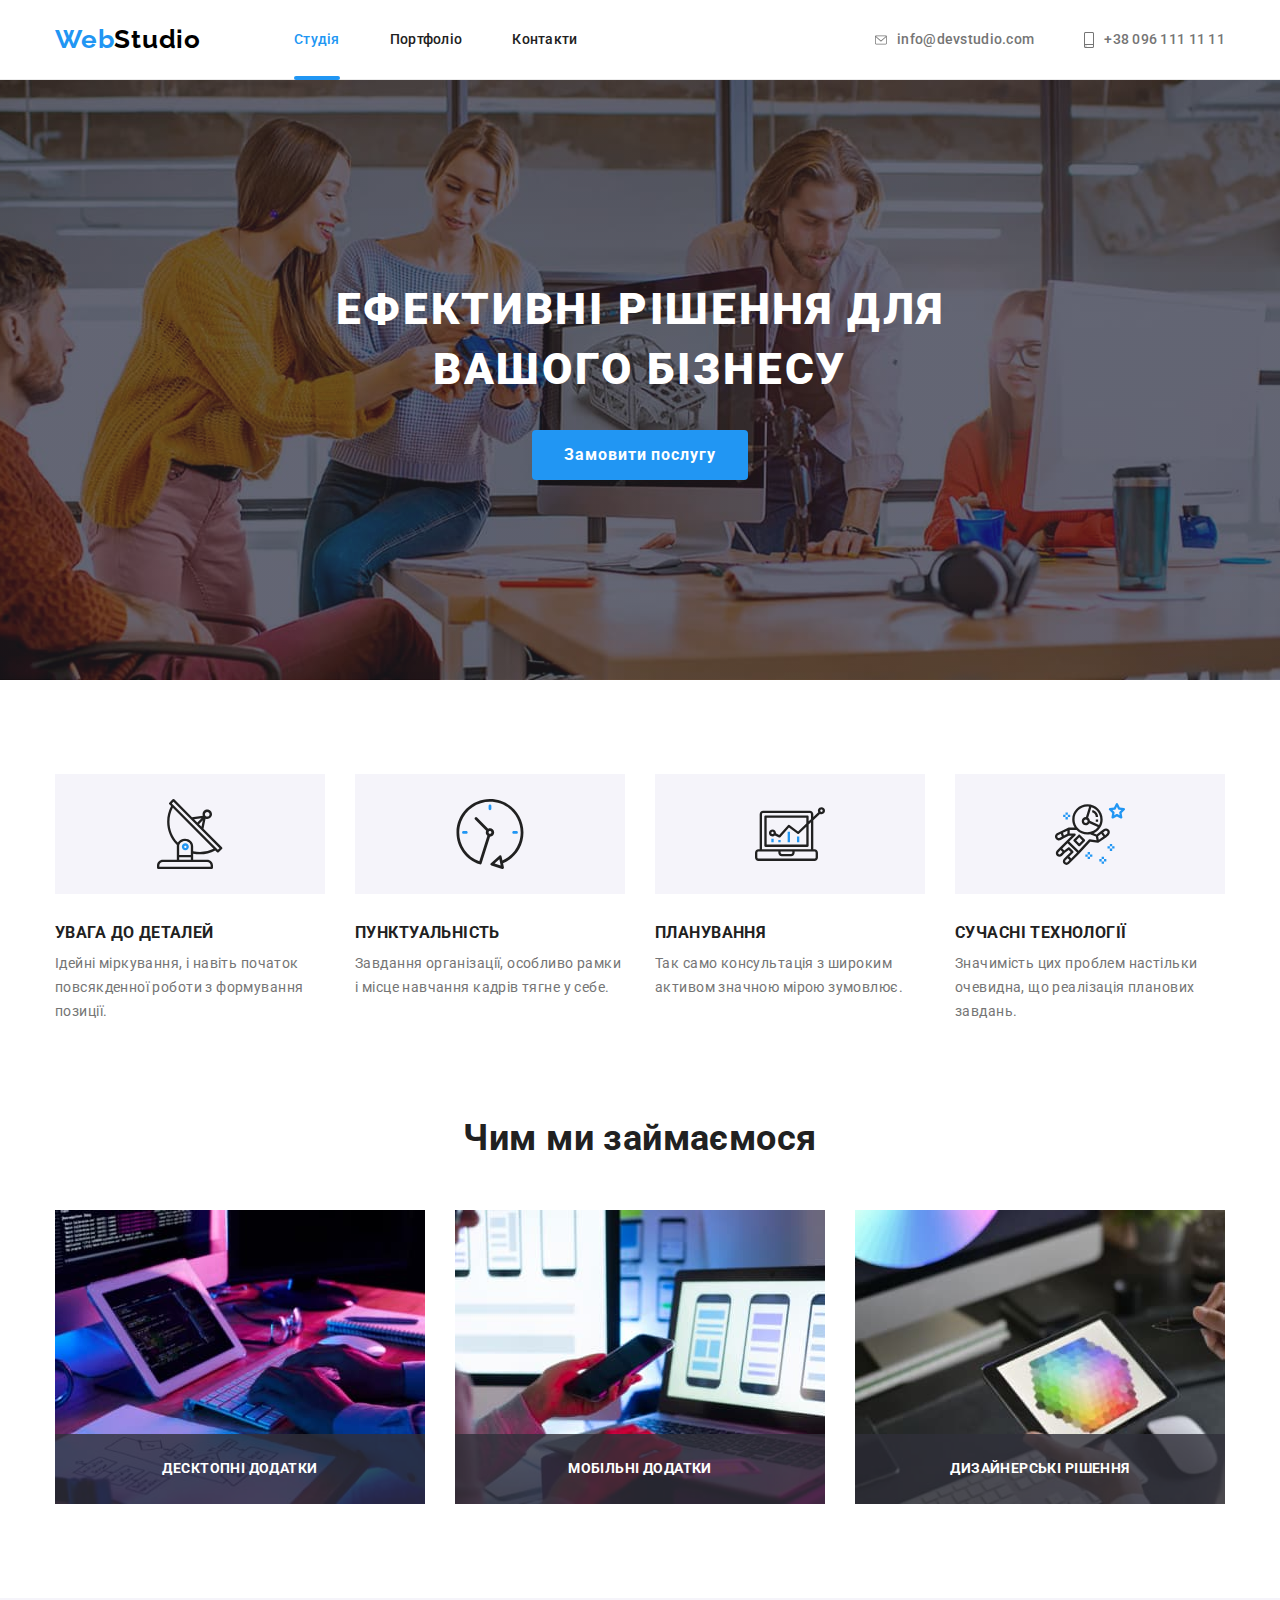
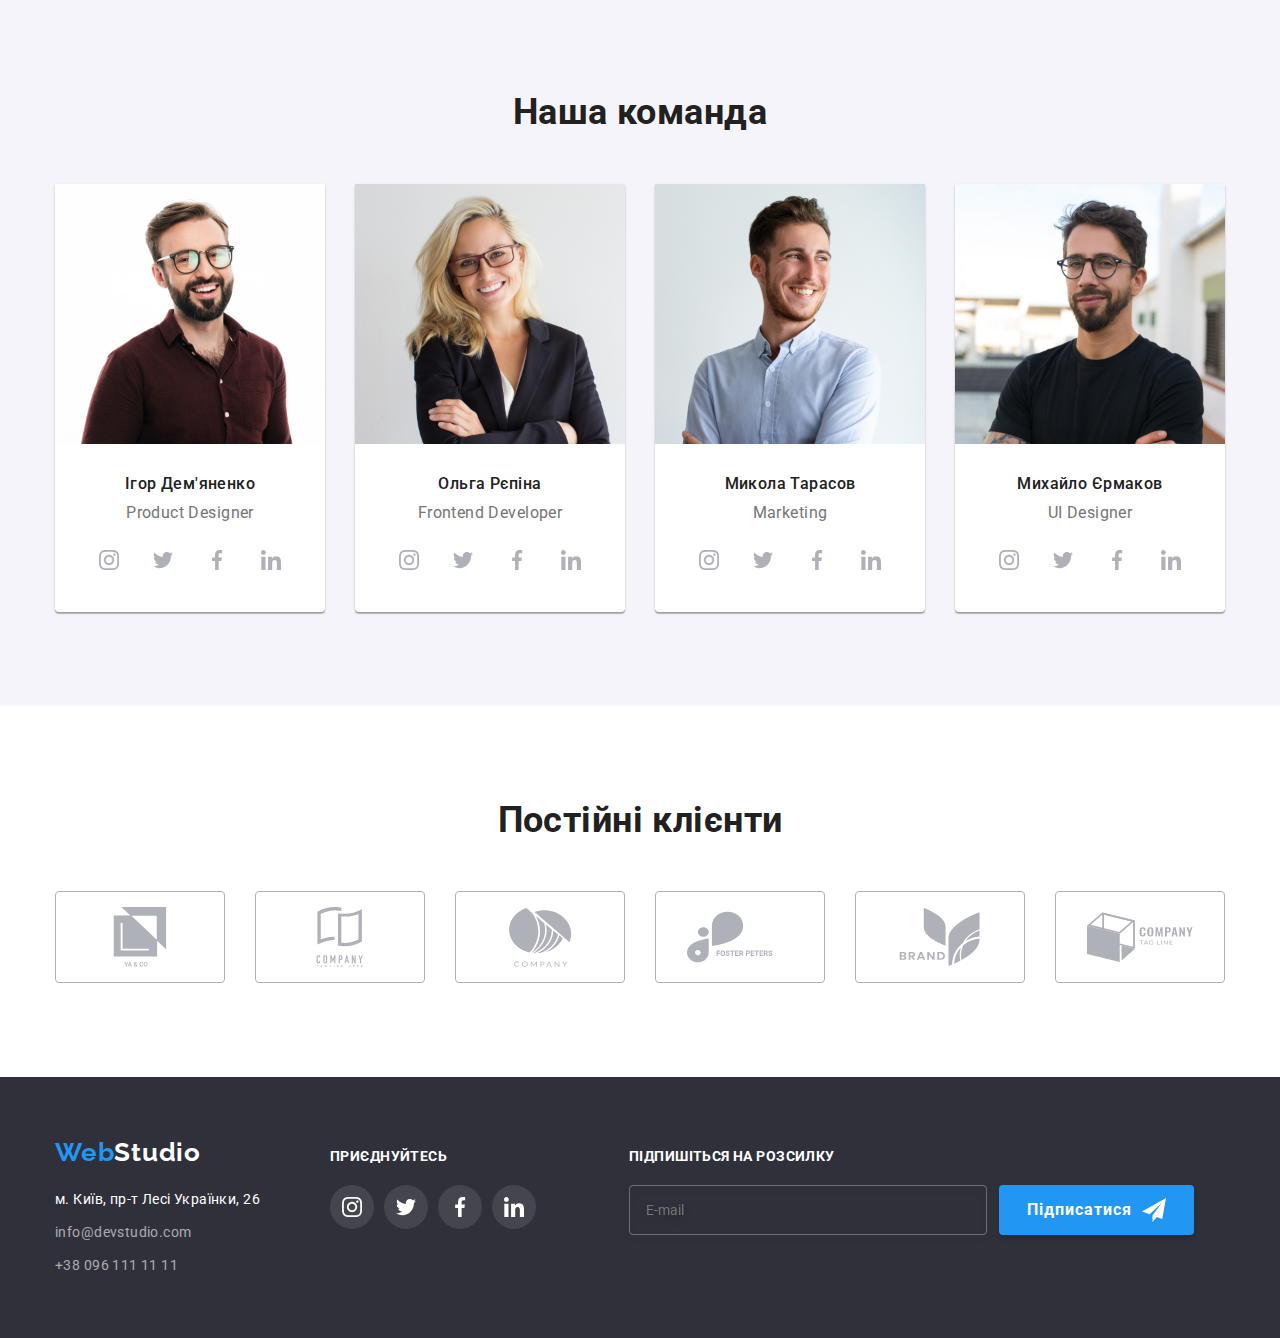
<file: index.html>
<!DOCTYPE html>
<html lang="uk">
  <head>
    <meta charset="UTF-8" />
    <meta http-equiv="X-UA-Compatible" content="IE=edge" />
    <meta name="Homework-2" content="width=device-width, initial-scale=1.0" />
    <link rel="preconnect" href="https://fonts.googleapis.com" />
    <link rel="preconnect" href="https://fonts.gstatic.com" crossorigin />
    <link
      href="https://fonts.googleapis.com/css2?family=Raleway:wght@700&family=Roboto:wght@400;500;700;900&display=swap"
      rel="stylesheet"
    />
    <link
      rel="stylesheet"
      href="https://cdnjs.cloudflare.com/ajax/libs/modern-normalize/1.1.0/modern-normalize.min.css"
    />
    <link rel="stylesheet" href="./css/main.min.css" />
    <title>Студія</title>
  </head>
  <body>
    <!--Шапка сторінки-->
    <header class="header">
      <div class="container header__container">
        <a class="logo" href="./index.html"><span class="logo__part">Web</span>Studio</a>
        <!--Навігаційне меню-->
        <nav class="navigation">
          <ul class="list navigation__list">
            <li class="navigation__item"><a class="navigation__link current" href="./index.html">Студія</a></li>
            <li class="navigation__item"><a class="navigation__link" href="./portfolio.html">Портфоліо</a></li>
            <li class="navigation__item"><a class="navigation__link" href="">Контакти</a></li>
          </ul>
        </nav>
        <!--Контакти-->
        <ul class="list contacts">
          <li class="contacts__item">
            <a class="contacts__link" href="mailto:info@devstudio.com">
              <svg class="icon contacts__icon" width="12" height="16">
                <use href="./img/icons.svg#icon-envelope"></use>
              </svg>
              info@devstudio.com</a
            >
          </li>
          <li class="contacts__item">
            <a class="contacts__link" href="tel:+380961111111">
              <svg class="icon contacts__icon" width="10" height="16">
                <use href="./img/icons.svg#icon-smartphone"></use>
              </svg>
              +38 096 111 11 11</a
            >
          </li>
        </ul>
      </div>
    </header>
    <!--Унікальний контент сторінки-->
    <main class="main">
      <!--Реклама-->
      <section class="hero section">
        <div class="container">
          <h1 class="hero__title">Ефективні рішення для вашого бізнесу</h1>
          <button class="button button--hero" type="button" data-modal-open>Замовити послугу</button>
        </div>
      </section>
      <!--Особливості-->
      <section class="skills section">
        <div class="container">
          <h2 class="visually-hidden">Особливості</h2>
          <ul class="list skills__list">
            <li class="skills__item">
              <div class="skills__wrap">
                <svg class="icon skills__icon" width="70" height="70">
                  <use href="./img/icons.svg#icon-antenna"></use>
                </svg>
              </div>
              <h3 class="skills__title">УВАГА ДО ДЕТАЛЕЙ</h3>
              <p class="skills__text">
                Ідейні міркування, і навіть початок повсякденної роботи з формування позиції.
              </p>
            </li>
            <li class="skills__item">
              <div class="skills__wrap">
                <svg class="icon skills__icon" width="70" height="70">
                  <use href="./img/icons.svg#icon-clock"></use>
                </svg>
              </div>
              <h3 class="skills__title">ПУНКТУАЛЬНІСТЬ</h3>
              <p class="skills__text">
                Завдання організації, особливо рамки і місце навчання кадрів тягне у себе.
              </p>
            </li>
            <li class="skills__item">
              <div class="skills__wrap">
                <svg class="icon skills__icon" width="70" height="70">
                  <use href="./img/icons.svg#icon-diagram"></use>
                </svg>
              </div>
              <h3 class="skills__title">ПЛАНУВАННЯ</h3>
              <p class="skills__text">
                Так само консультація з широким активом значною мірою зумовлює.
              </p>
            </li>
            <li class="skills__item">
              <div class="skills__wrap">
                <svg class="icon skills__icon" width="70" height="70">
                  <use href="./img/icons.svg#icon-astronaut"></use>
                </svg>
              </div>
              <h3 class="skills__title">СУЧАСНІ ТЕХНОЛОГІЇ</h3>
              <p class="skills__text">
                Значимість цих проблем настільки очевидна, що реалізація планових завдань.
              </p>
            </li>
          </ul>
        </div>
      </section>
      <!--Чим ми займаємося-->
      <section class="about section">
        <div class="container">
          <h2 class="title title--about">Чим ми займаємося</h2>
          <ul class="list about__list">
            <li class="about__item">
              <img src="./img/box1.jpg" alt="Тицяємо по клавітурі" width="370" height="294" />
              <p class="about__text">десктопні додатки</p>
            </li>

            <li class="about__item">
              <img src="./img/box2.jpg" alt="Робимо дизайн Iphone 14" width="370" height="294" />
              <p class="about__text">мобільні додатки</p>
            </li>

            <li class="about__item">
              <img src="./img/box3.jpg" alt="Кольорова палітра" width="370" height="294" />
              <p class="about__text">дизайнерські рішення</p>
            </li>
          </ul>
        </div>
      </section>
      <!--Наша команда-->
      <section class="team section">
        <div class="container">
          <h2 class="title title--team">Наша команда</h2>
          <ul class="list team__list">
            <li class="team__item">
              <img src="./img/tc1.jpg" alt="Ігор Дем'яненко" width="270" height="260" />
              <div class="team__wrap">
                <h3 class="team__name">Ігор Дем'яненко</h3>
                <p class="team__rank">Product Designer</p>
                <div class="social-wrap">
                  <ul class="social">
                    <li class="social__item">
                      <a href="" class="social__link">
                        <svg class="icon social__icon" width="20" height="20">
                          <use href="./img/icons.svg#icon-instagram"></use>
                        </svg>
                      </a>
                    </li>
                    <li class="social__item">
                      <a href="" class="social__link">
                        <svg class="icon social__icon" width="20" height="20">
                          <use href="./img/icons.svg#icon-twitter"></use>
                        </svg>
                      </a>
                    </li>
                    <li class="social__item">
                      <a href="" class="social__link">
                        <svg class="icon social__icon" width="20" height="20">
                          <use href="./img/icons.svg#icon-facebook"></use>
                        </svg>
                      </a>
                    </li>
                    <li class="social__item">
                      <a href="" class="social__link">
                        <svg class="icon social__icon" width="20" height="20">
                          <use href="./img/icons.svg#icon-linkedin"></use>
                        </svg>
                      </a>
                    </li>
                  </ul>
                </div>
              </div>
            </li>
            <li class="team__item">
              <img src="./img/tc2.jpg" alt="Ольга Рєпіна" width="270" height="260" />
              <div class="team__wrap">
                <h3 class="team__name">Ольга Рєпіна</h3>
                <p class="team__rank">Frontend Developer</p>
                <div class="social-wrap">
                  <ul class="social">
                    <li class="social__item">
                      <a href="" class="social__link">
                        <svg class="icon social__icon" width="20" height="20">
                          <use href="./img/icons.svg#icon-instagram"></use>
                        </svg>
                      </a>
                    </li>
                    <li class="social__item">
                      <a href="" class="social__link">
                        <svg class="icon social__icon" width="20" height="20">
                          <use href="./img/icons.svg#icon-twitter"></use>
                        </svg>
                      </a>
                    </li>
                    <li class="social__item">
                      <a href="" class="social__link">
                        <svg class="icon social__icon" width="20" height="20">
                          <use href="./img/icons.svg#icon-facebook"></use>
                        </svg>
                      </a>
                    </li>
                    <li class="social__item">
                      <a href="" class="social__link">
                        <svg class="icon social__icon" width="20" height="20">
                          <use href="./img/icons.svg#icon-linkedin"></use>
                        </svg>
                      </a>
                    </li>
                  </ul>
                </div>
              </div>
            </li>
            <li class="team__item">
              <img src="./img/tc3.jpg" alt="Микола Тарасов" width="270" height="260" />
              <div class="team__wrap">
                <h3 class="team__name">Микола Тарасов</h3>
                <p class="team__rank">Marketing</p>
                <div class="social-wrap">
                  <ul class="social">
                    <li class="social__item">
                      <a href="" class="social__link">
                        <svg class="icon social__icon" width="20" height="20">
                          <use href="./img/icons.svg#icon-instagram"></use>
                        </svg>
                      </a>
                    </li>
                    <li class="social__item">
                      <a href="" class="social__link">
                        <svg class="icon social__icon" width="20" height="20">
                          <use href="./img/icons.svg#icon-twitter"></use>
                        </svg>
                      </a>
                    </li>
                    <li class="social__item">
                      <a href="" class="social__link">
                        <svg class="icon social__icon" width="20" height="20">
                          <use href="./img/icons.svg#icon-facebook"></use>
                        </svg>
                      </a>
                    </li>
                    <li class="social__item">
                      <a href="" class="social__link">
                        <svg class="icon social__icon" width="20" height="20">
                          <use href="./img/icons.svg#icon-linkedin"></use>
                        </svg>
                      </a>
                    </li>
                  </ul>
                </div>
              </div>
            </li>
            <li class="team__item">
              <img src="./img/tc4.jpg" alt="Михайло Єрмаков" width="270" height="260" />
              <div class="team__wrap">
                <h3 class="team__name">Михайло Єрмаков</h3>
                <p class="team__rank">UI Designer</p>
                <div class="social-wrap">
                  <ul class="social">
                    <li class="social__item">
                      <a href="" class="social__link">
                        <svg class="icon social__icon" width="20" height="20">
                          <use href="./img/icons.svg#icon-instagram"></use>
                        </svg>
                      </a>
                    </li>
                    <li class="social__item">
                      <a href="" class="social__link">
                        <svg class="icon social__icon" width="20" height="20">
                          <use href="./img/icons.svg#icon-twitter"></use>
                        </svg>
                      </a>
                    </li>
                    <li class="social__item">
                      <a href="" class="social__link">
                        <svg class="icon social__icon" width="20" height="20">
                          <use href="./img/icons.svg#icon-facebook"></use>
                        </svg>
                      </a>
                    </li>
                    <li class="social__item">
                      <a href="" class="social__link">
                        <svg class="icon social__icon" width="20" height="20">
                          <use href="./img/icons.svg#icon-linkedin"></use>
                        </svg>
                      </a>
                    </li>
                  </ul>
                </div>
              </div>
            </li>
          </ul>
        </div>
      </section>
      <!-- Постійні клієнти -->
      <section class="clients section">
        <div class="container">
          <h2 class="title title--clients">Постійні клієнти</h2>
          <ul class="clients__list list">
            <li class="clients__item">
              <a href="" class="clients__link">
                <svg class="clients__icon" width="106" height="60">
                  <use href="./img/icons.svg#icon-group1"></use>
                </svg>
              </a>
            </li>
            <li class="clients__item">
              <a href="" class="clients__link">
                <svg class="clients__icon" width="106" height="60">
                  <use href="./img/icons.svg#icon-group2"></use>
                </svg>
              </a>
            </li>
            <li class="clients__item">
              <a href="" class="clients__link">
                <svg class="clients__icon" width="106" height="60">
                  <use href="./img/icons.svg#icon-group3"></use>
                </svg>
              </a>
            </li>
            <li class="clients__item">
              <a href="" class="clients__link">
                <svg class="clients__icon" width="106" height="60">
                  <use href="./img/icons.svg#icon-group4"></use>
                </svg>
              </a>
            </li>
            <li class="clients__item">
              <a href="" class="clients__link">
                <svg class="clients__icon" width="106" height="60">
                  <use href="./img/icons.svg#icon-group5"></use>
                </svg>
              </a>
            </li>
            <li class="clients__item">
              <a href="" class="clients__link">
                <svg class="clients__icon" width="106" height="60">
                  <use href="./img/icons.svg#icon-group6"></use>
                </svg>
              </a>
            </li>
          </ul>
        </div>
      </section>
    </main>
    <!--Підвал сторінки-->
    <footer class="footer">
      <div class="container footer__container">
        <div>
          <a class="logo logo--white" href="./index.html"><span class="logo__part">Web</span>Studio</a>
          <address class="address">
            <ul class="list address__list">
              <li class="address__item">
                <a
                  class="address__map"
                  href="https://goo.gl/maps/uBSmtqLPdZ89o5kn9"
                  target="_blank"
                  rel="noopener noreferrer"
                  >м. Київ, пр-т Лесі Українки, 26</a
                >
              </li>
              <li class="address__item">
                <a class="address__link" href="mailto:info@devstudio.com">info@devstudio.com</a>
              </li>
              <li class="address__item">
                <a class="address__link" href="tel:+380961111111">+38 096 111 11 11</a>
              </li>
            </ul>
          </address>
        </div>
        <div class="social-box">
          <p class="join__text">приєднуйтесь</p>
          <ul class="social">
            <li class="social__item">
              <a href="" class="social__link social__link--translucent">
                <svg class="icon social__icon social__icon--white" width="20" height="20">
                  <use href="./img/icons.svg#icon-instagram"></use>
                </svg>
              </a>
            </li>
            <li class="social__item">
              <a href="" class="social__link social__link--translucent">
                <svg class="icon social__icon social__icon--white" width="20" height="20">
                  <use href="./img/icons.svg#icon-twitter"></use>
                </svg>
              </a>
            </li>
            <li class="social__item">
              <a href="" class="social__link social__link--translucent">
                <svg class="icon social__icon social__icon--white" width="20" height="20">
                  <use href="./img/icons.svg#icon-facebook"></use>
                </svg>
              </a>
            </li>
            <li class="social__item">
              <a href="" class="social__link social__link--translucent">
                <svg class="icon social__icon social__icon--white" width="20" height="20">
                  <use href="./img/icons.svg#icon-linkedin"></use>
                </svg>
              </a>
            </li>
          </ul>
        </div>
        <div class="callback">
          <p class="callback__title">Підпишіться на розсилку</p>
          <div class="callback__wrap">
            <input
              type="email"
              class="callback__input"
              name="footer-callback-email"
              placeholder="E-mail"
            />
            <button type="submit" class="button button--footer">
              Підписатися
              <svg class="callback__icon">
                <use
                  class="footer-callback-send"
                  href="./img/icons.svg#icon-send"
                  width="24"
                  height="24"
                ></use>
              </svg>
            </button>
          </div>
        </div>
      </div>
    </footer>
    <!-- Модальне вікно -->
    <div class="backdrop is-hidden" data-modal>
      <div class="modal">
        <form name="feedback-form" class="feedback">
          <p class="feedback__title">Залиште свої дані, ми вам передзвонимо</p>
          <label class="feedback__item">
            <span class="feedback__name">Ім'я</span>
            <input 
              type="text" 
              name="feedback-user-name" 
              class="feedback__input" 
              autofocus />
            <svg class="icon feedback__icon" width="18" height="18">
              <use href="./img/icons.svg#icon-person"></use>
            </svg>
          </label>
          <label class="feedback__item">
            <span class="feedback__name">Телефон</span>
            <input 
              type="tel" 
              name="feedback-user-tel" 
              class="feedback__input" 
              required />
            <svg class="icon feedback__icon" width="18" height="18">
              <use href="./img/icons.svg#icon-phone"></use>
            </svg>
          </label>
          <label class="feedback__item">
            <span class="feedback__name">Пошта</span>
            <input 
              type="email" 
              name="feedback-user-email" 
              class="feedback__input" />
            <svg class="icon feedback__icon" width="18" height="18">
              <use href="./img/icons.svg#icon-email"></use>
            </svg>
          </label>
          <label class="feedback__item">
            <span class="feedback__name">Коментар</span>
            <textarea
              class="feedback__textarea"
              name="user-feedback"
              placeholder="Введіть текст"
            ></textarea>
          </label>
          <label class="feedback__accept-policy">
            <input
              type="checkbox"
              name="user-accept-policy"
              class="feedback__checkbox visually-hidden"
              value="accept-policy"
            />
            <span class="feedback__checkbox-wrap">
              <svg class="feedback__checkbox-icon" width="11" height="8">
                <use href="./img/icons.svg#icon-checkbox-accept"></use>
              </svg>
            </span>
            <span class="feedback__terms"
              >Погоджуюся з розсилкою та приймаю <a class="feedback__link" href="">Умови договору</a></span
            >
          </label>
          <button type="submit" class="button button--modal">Відправити</button>
        </form>
        <button class="modal__button" type="button" data-modal-close>
          <svg class="icon" width="18" height="18">
            <use href="./img/icons.svg#icon-close"></use>
          </svg>
        </button>
      </div>
    </div>
    <script src="./modal.js"></script>
  </body>
</html>
</file>
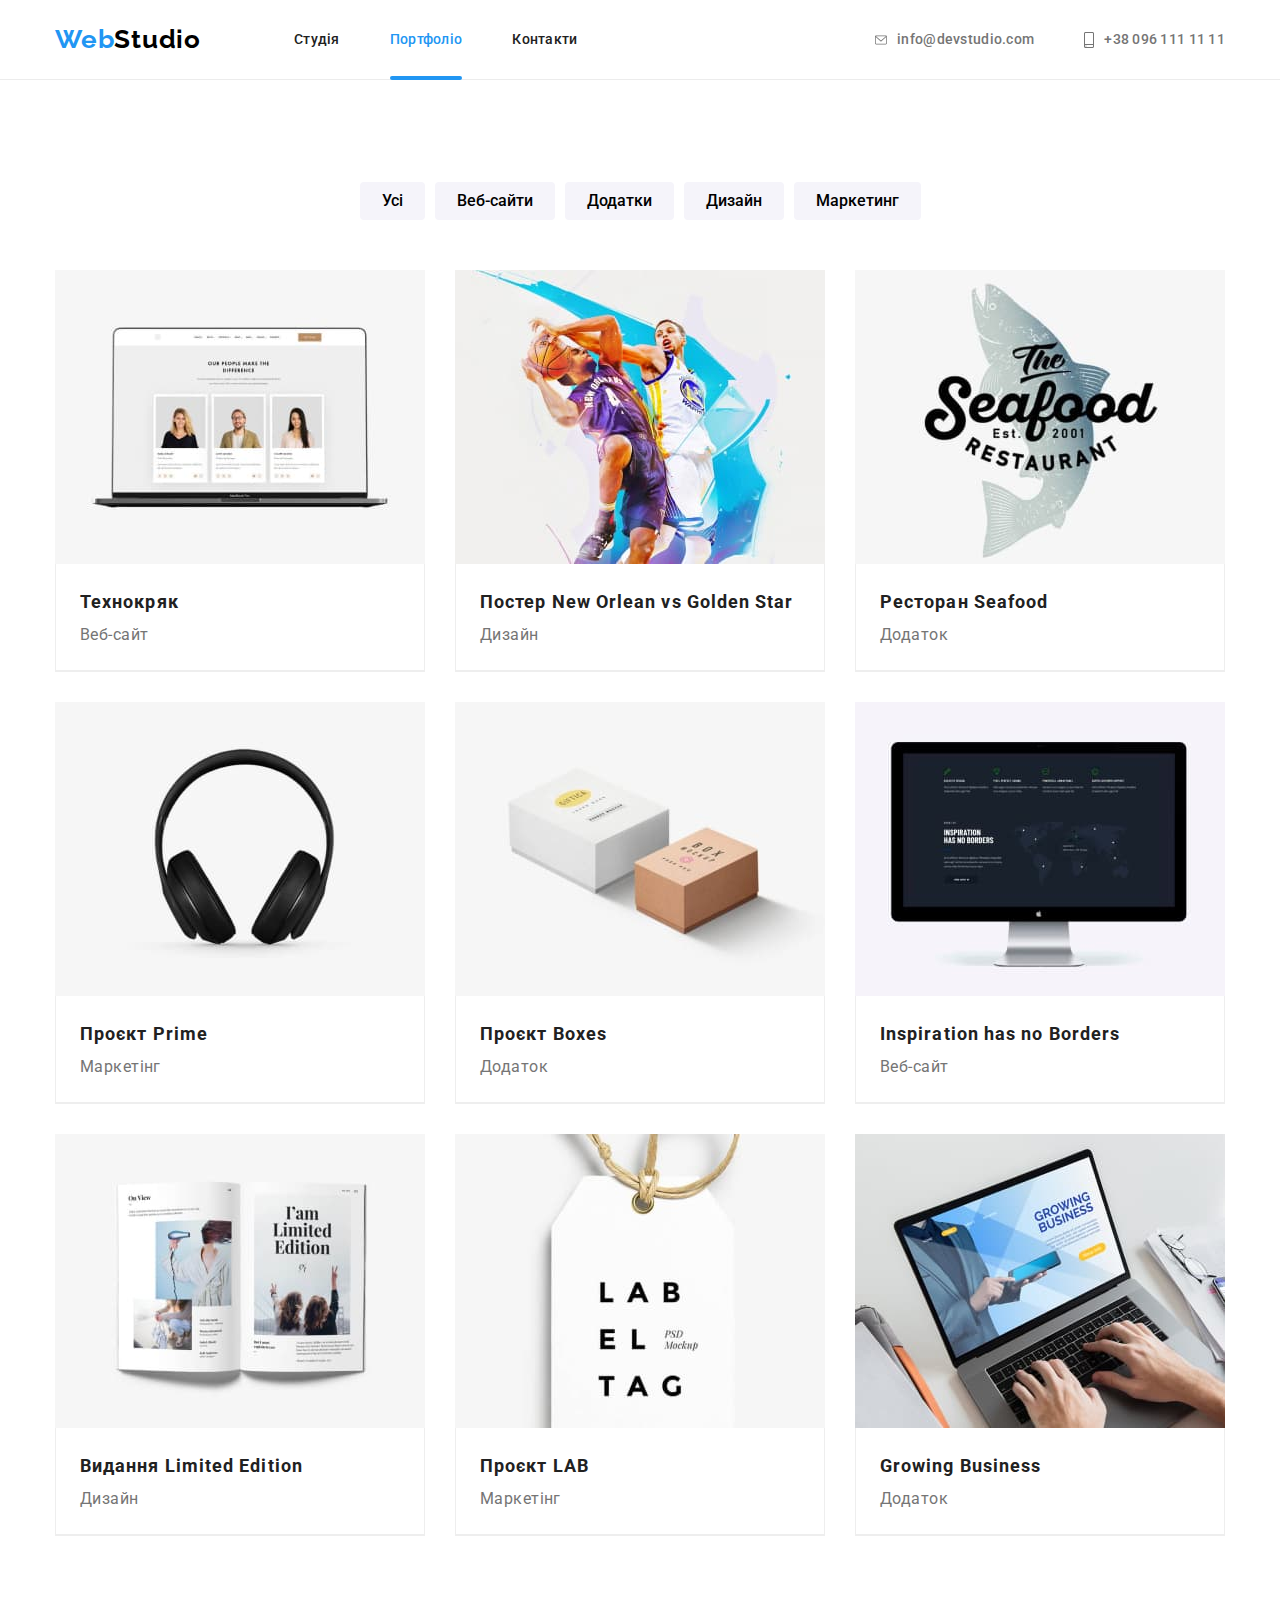
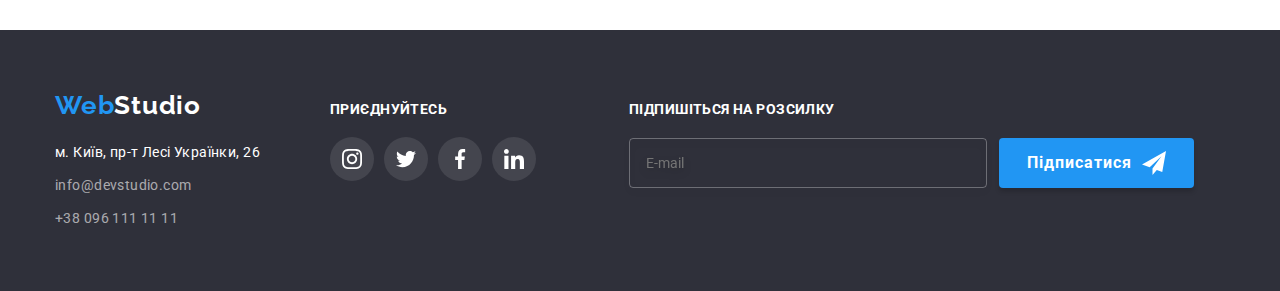
<file: portfolio.html>
<!DOCTYPE html>
<html lang="uk">
  <head>
    <meta charset="UTF-8" />
    <meta http-equiv="X-UA-Compatible" content="IE=edge" />
    <meta name="Homework-2" content="width=device-width, initial-scale=1.0" />
    <link rel="preconnect" href="https://fonts.googleapis.com" />
    <link rel="preconnect" href="https://fonts.gstatic.com" crossorigin />
    <link
      href="https://fonts.googleapis.com/css2?family=Raleway:wght@700&family=Roboto:wght@400;500;700;900&display=swap"
      rel="stylesheet"
    />
    <link
      rel="stylesheet"
      href="https://cdnjs.cloudflare.com/ajax/libs/modern-normalize/1.1.0/modern-normalize.min.css"
    />
    <link rel="stylesheet" href="./css/main.min.css" />
    <title>Портфоліо</title>
  </head>
  <body>
    <!--Шапка сторінки-->
    <header class="header">
      <div class="container header__container">
        <a class="logo" href="./index.html"><span class="logo__part">Web</span>Studio</a>
        <!--Навігаційне меню-->
        <nav class="navigation">
          <ul class="list navigation__list">
            <li class="navigation__item"><a class="navigation__link" href="./index.html">Студія</a></li>
            <li class="navigation__item"><a class="navigation__link current" href="./portfolio.html">Портфоліо</a></li>
            <li class="navigation__item"><a class="navigation__link" href="">Контакти</a></li>
          </ul>
        </nav>
        <!--Контакти-->
        <ul class="list contacts">
          <li class="contacts__item">
            <a class="contacts__link" href="mailto:info@devstudio.com">
              <svg class="icon contacts__icon" width="12" height="16">
                <use href="./img/icons.svg#icon-envelope"></use>
              </svg>
              info@devstudio.com</a
            >
          </li>
          <li class="contacts__item">
            <a class="contacts__link" href="tel:+380961111111">
              <svg class="icon contacts__icon" width="10" height="16">
                <use href="./img/icons.svg#icon-smartphone"></use>
              </svg>
              +38 096 111 11 11</a
            >
          </li>
        </ul>
      </div>
    </header>
    <main>
      <!-- Фільтри -->
      <section class="section projects-section">
        <div class="container">
          <h1 class="visually-hidden">Проєкти</h1>
          <ul class="list filters">
            <li class="filters__item">
              <button class="filters__button" type="button">Усі</button>
            </li>
            <li class="filters__item">
              <button class="filters__button" type="button">Веб-сайти</button>
            </li>
            <li class="filters__item">
              <button class="filters__button" type="button">Додатки</button>
            </li>
            <li class="filters__item">
              <button class="filters__button" type="button">Дизайн</button>
            </li>
            <li class="filters__item">
              <button class="filters__button" type="button">Маркетинг</button>
            </li>
          </ul>

          <ul class="list projects">
            <li class="projects__item">
              <a class="projects__link" href="">
                <div class="projects__overlay">
                  <img
                    src="./img/pro1.jpg"
                    alt="Проєкт веб-сайту Технокряк"
                    width="370"
                    height="294"
                  />
                  <p class="projects__text">
                    Ресурс пропонує комплексні пропозиції з різним рівнем функціоналу та сервісів.
                    Все це дозволить відвідувачу отримати вичерпні відомості про компанію чи
                    приватну особу.
                  </p>
                </div>
                <div class="projects__wrap">
                  <h2 class="projects__name">Технокряк</h2>
                  <p class="projects__type">Веб-сайт</p>
                </div>
              </a>
            </li>
            <li class="projects__item">
              <a class="projects__link" href="">
                <div class="projects__overlay">
                  <img
                    src="./img/pro2.jpg"
                    alt="Дизайн постеру на тему Баскетбол New Orlean vs Golden Star"
                    width="370"
                    height="294"
                  />
                  <p class="projects__text">
                    Ресурс пропонує комплексні пропозиції з різним рівнем функціоналу та сервісів.
                    Все це дозволить відвідувачу отримати вичерпні відомості про компанію чи
                    приватну особу.
                  </p>
                </div>
                <div class="projects__wrap">
                  <h2 class="projects__name">Постер New Orlean vs Golden Star</h2>
                  <p class="projects__type">Дизайн</p>
                </div>
              </a>
            </li>
            <li class="projects__item">
              <a class="projects__link" href="">
                <div class="projects__overlay">
                  <img
                    src="./img/pro3.jpg"
                    alt="Додаток для ресторану з морепродуктами"
                    width="370"
                    height="294"
                  />
                  <p class="projects__text">
                    Ресурс пропонує комплексні пропозиції з різним рівнем функціоналу та сервісів.
                    Все це дозволить відвідувачу отримати вичерпні відомості про компанію чи
                    приватну особу.
                  </p>
                </div>
                <div class="projects__wrap">
                  <h2 class="projects__name">Ресторан Seafood</h2>
                  <p class="projects__type">Додаток</p>
                </div>
              </a>
            </li>
            <li class="projects__item">
              <a class="projects__link" href="">
                <div class="projects__overlay">
                  <img
                    src="./img/pro4.jpg"
                    alt="Маркетінговий проєкт Prime"
                    width="370"
                    height="294"
                  />
                  <p class="projects__text">
                    Ресурс пропонує комплексні пропозиції з різним рівнем функціоналу та сервісів.
                    Все це дозволить відвідувачу отримати вичерпні відомості про компанію чи
                    приватну особу.
                  </p>
                </div>
                <div class="projects__wrap">
                  <h2 class="projects__name">Проєкт Prime</h2>
                  <p class="projects__type">Маркетінг</p>
                </div>
              </a>
            </li>
            <li class="projects__item">
              <a class="projects__link" href="">
                <div class="projects__overlay">
                  <img src="./img/pro5.jpg" alt="Додаток Boxes" width="370" height="294" />
                  <p class="projects__text">
                    Ресурс пропонує комплексні пропозиції з різним рівнем функціоналу та сервісів.
                    Все це дозволить відвідувачу отримати вичерпні відомості про компанію чи
                    приватну особу.
                  </p>
                </div>
                <div class="projects__wrap">
                  <h2 class="projects__name">Проєкт Boxes</h2>
                  <p class="projects__type">Додаток</p>
                </div>
              </a>
            </li>
            <li class="projects__item">
              <a class="projects__link" href="">
                <div class="projects__overlay">
                  <img
                    src="./img/pro6.jpg"
                    alt="Проєкт веб-сайту Inspiration has no Borders"
                    width="370"
                    height="294"
                  />
                  <p class="projects__text">
                    Ресурс пропонує комплексні пропозиції з різним рівнем функціоналу та сервісів.
                    Все це дозволить відвідувачу отримати вичерпні відомості про компанію чи
                    приватну особу.
                  </p>
                </div>
                <div class="projects__wrap">
                  <h2 class="projects__name">Inspiration has no Borders</h2>
                  <p class="projects__type">Веб-сайт</p>
                </div>
              </a>
            </li>
            <li class="projects__item">
              <a class="projects__link" href="">
                <div class="projects__overlay">
                  <img
                    src="./img/pro7.jpg"
                    alt="Дизайн проєкт для видання Limited Edition"
                    width="370"
                    height="294"
                  />
                  <p class="projects__text">
                    Ресурс пропонує комплексні пропозиції з різним рівнем функціоналу та сервісів.
                    Все це дозволить відвідувачу отримати вичерпні відомості про компанію чи
                    приватну особу.
                  </p>
                </div>
                <div class="projects__wrap">
                  <h2 class="projects__name">Видання Limited Edition</h2>
                  <p class="projects__type">Дизайн</p>
                </div>
              </a>
            </li>
            <li class="projects__item">
              <a class="projects__link" href="">
                <div class="projects__overlay">
                  <img src="./img/pro8.jpg" alt="Проєкт LAB" width="370" height="294" />
                  <p class="projects__text">
                    Ресурс пропонує комплексні пропозиції з різним рівнем функціоналу та сервісів.
                    Все це дозволить відвідувачу отримати вичерпні відомості про компанію чи
                    приватну особу.
                  </p>
                </div>
                <div class="projects__wrap">
                  <h2 class="projects__name">Проєкт LAB</h2>
                  <p class="projects__type">Маркетінг</p>
                </div>
              </a>
            </li>
            <li class="projects__item">
              <a class="projects__link" href="">
                <div class="projects__overlay">
                  <img src="./img/pro9.jpg" alt="Growing Business" width="370" height="294" />
                  <p class="projects__text">
                    Ресурс пропонує комплексні пропозиції з різним рівнем функціоналу та сервісів.
                    Все це дозволить відвідувачу отримати вичерпні відомості про компанію чи
                    приватну особу.
                  </p>
                </div>
                <div class="projects__wrap">
                  <h2 class="projects__name">Growing Business</h2>
                  <p class="projects__type">Додаток</p>
                </div>
              </a>
            </li>
          </ul>
        </div>
      </section>
    </main>
    <!--Підвал сторінки-->
    <footer class="footer">
      <div class="container footer__container">
        <div>
          <a class="logo logo--white" href="./index.html"><span class="logo__part">Web</span>Studio</a>
          <address class="address">
            <ul class="list address__list">
              <li class="address__item">
                <a
                  class="address__map"
                  href="https://goo.gl/maps/uBSmtqLPdZ89o5kn9"
                  target="_blank"
                  rel="noopener noreferrer"
                  >м. Київ, пр-т Лесі Українки, 26</a
                >
              </li>
              <li class="address__item">
                <a class="address__link" href="mailto:info@devstudio.com">info@devstudio.com</a>
              </li>
              <li class="address__item">
                <a class="address__link" href="tel:+380961111111">+38 096 111 11 11</a>
              </li>
            </ul>
          </address>
        </div>
        <div class="social-box">
          <p class="join__text">приєднуйтесь</p>
          <ul class="social">
            <li class="social__item">
              <a href="" class="social__link social__link--translucent">
                <svg class="icon social__icon social__icon--white" width="20" height="20">
                  <use href="./img/icons.svg#icon-instagram"></use>
                </svg>
              </a>
            </li>
            <li class="social__item">
              <a href="" class="social__link social__link--translucent">
                <svg class="icon social__icon social__icon--white" width="20" height="20">
                  <use href="./img/icons.svg#icon-twitter"></use>
                </svg>
              </a>
            </li>
            <li class="social__item">
              <a href="" class="social__link social__link--translucent">
                <svg class="icon social__icon social__icon--white" width="20" height="20">
                  <use href="./img/icons.svg#icon-facebook"></use>
                </svg>
              </a>
            </li>
            <li class="social__item">
              <a href="" class="social__link social__link--translucent">
                <svg class="icon social__icon social__icon--white" width="20" height="20">
                  <use href="./img/icons.svg#icon-linkedin"></use>
                </svg>
              </a>
            </li>
          </ul>
        </div>
        <div class="callback">
          <p class="callback__title">Підпишіться на розсилку</p>
          <div class="callback__wrap">
            <input
              type="email"
              class="callback__input"
              name="footer-callback-email"
              placeholder="E-mail"
            />
            <button type="submit" class="button button--footer">
              Підписатися
              <svg class="callback__icon">
                <use
                  class="footer-callback-send"
                  href="./img/icons.svg#icon-send"
                  width="24"
                  height="24"
                ></use>
              </svg>
            </button>
          </div>
        </div>
      </div>
    </footer>
    <script src="./modal.js"></script>
  </body>
</html>
</file>
<file: css/main.min.css>
ul,ol{padding:0}body,h1,h2,h3,h4,h5,h6,p,ul,ol,li,figure,figcaption,blockquote,dl,dd{margin:0}li{list-style:none}ul{list-style:none}img{max-width:100%;display:block;margin:0}input,button,textarea,select{font:inherit}a{text-decoration:none}button{padding:0;border:none;cursor:pointer}body{font-family:"Roboto",sans-serif;font-style:normal;letter-spacing:.03em;color:var(--brand-color);background-color:var(--brandwhite);font-size:14px}.container{width:1200px;margin:0 auto;padding:0 15px}.section{padding-top:94px;padding-bottom:94px}.list{list-style-type:none}.visually-hidden{position:absolute;width:1px;height:1px;margin:-1px;border:0;padding:0;white-space:nowrap;clip-path:inset(100%);clip:rect(0 0 0 0);overflow:hidden}.title{font-weight:700;font-size:36px;line-height:1.16;color:var(--brand-color);text-align:center}.title--about{margin-bottom:50px}.title--team{margin-bottom:50px;padding-top:94px}:root{--brand-color: #212121;--bluebrand-color: #2196f3;--discription-color: #757575;--clients-color: #afb1b8;--transition-animation: 250ms cubic-bezier(0.4, 0, 0.2, 1);--brandwhite: #fff}.logo{height:31px;font-family:"Raleway";font-weight:700;font-size:26px;line-height:1.19;letter-spacing:.03em;color:#000;margin-right:93px}.logo--white{color:var(--brandwhite);margin-bottom:20px;margin-right:0}.logo__part{color:var(--bluebrand-color)}.header{height:80px;border-bottom:1px solid #ececec}.header__container{display:flex;align-items:center}.navigation__list{display:flex;gap:50px}.navigation__link{color:var(--brand-color);font-weight:500;line-height:1.14;padding:32px 0;display:block;position:relative;transition:color var(--transition-animation)}.navigation__item{letter-spacing:.02em}.navigation__link::after{content:"";position:absolute;left:0;bottom:0;width:100%;height:4px;border-radius:2px;background-color:rgba(0,0,0,0)}.navigation__link.current::after,.navigation__link:hover::after,.navigation__link:focus::after{background-color:var(--bluebrand-color)}.navigation__link:hover,.navigation__link:focus,.navigation__link:active{color:var(--bluebrand-color)}.contacts{display:flex;flex-wrap:wrap;margin-left:auto;align-items:center}.contacts__item{display:flex;letter-spacing:.02em;margin-left:50px}.contacts__link{display:flex;justify-content:space-between;align-items:center;color:#757575;font-weight:500;line-height:1.14;transition:color var(--transition-animation)}.contacts__link:hover,.contacts__link:focus,.contacts__link:active{color:var(--bluebrand-color)}.contacts__icon{margin-right:10px;fill:#757575;transition:fill var(--transition-animation)}.contacts__link:hover .contacts__icon,.contacts__link:focus .contacts__icon,.contacts__link:active .contacts__icon{fill:var(--bluebrand-color)}.current{color:var(--bluebrand-color)}.button{letter-spacing:.06em;font-weight:700;font-size:16px;line-height:1.88;letter-spacing:.06em;color:var(--brandwhite);border-radius:4px;background:var(--bluebrand-color);height:50px}.button--hero{text-align:center;padding:10px 32px;transition:background-color var(--transition-animation)}.button--hero:hover,.button--hero:focus,.button--hero:active{background-color:#188ce8;border:0}.button--footer{display:flex;justify-content:center;align-items:center;padding:10px 28px;gap:10px;box-shadow:0px 4px 4px rgba(0,0,0,.15)}.button--footer:hover,.button--footer:focus,.button--footer:active{background-color:#188ce8;border:0}.button--modal{margin-bottom:30px;padding:10px 52px;box-shadow:0px 4px 4px rgba(0,0,0,.15);align-self:center}.button--modal:hover,.button--modal:focus,.button--modal:active{background-color:#188ce8;border:0}.filters{display:flex;align-items:center;justify-content:center;margin:8px 8px 50px 8px}.filters__item{margin-right:10px}.filters__button{background-color:#f5f4fa;cursor:pointer;font-weight:500;font-size:16px;line-height:1.62;border-radius:4px;padding:6px 22px;transition:color var(--transition-animation),background-color var(--transition-animation),box-shadow var(--transition-animation)}.filters__item:last-child{margin-right:0px}.filters__button:hover,.filters__button:focus,.filters__button:active{background-color:var(--bluebrand-color);color:var(--brandwhite);cursor:pointer;box-shadow:0px 3px 1px rgba(0,0,0,.1),0px 1px 2px rgba(0,0,0,.08),0px 2px 2px rgba(0,0,0,.12)}.social{display:flex;align-items:center;justify-content:center;gap:10px}.social__link{display:flex;align-items:center;justify-content:center;width:44px;height:44px;border-radius:50%;transition:background-color var(--transition-animation),fill var(--transition-animation)}.social__link--translucent{background-color:rgba(255,255,255,.1);fill:var(--brandwhite)}.social__link:hover,.social__link:focus{background-color:var(--bluebrand-color)}.social__link:hover .social__icon,.social__link:focus .social__icon{fill:var(--brandwhite)}.social__icon{fill:var(--clients-color)}.social__icon--white{fill:var(--brandwhite)}.footer{background-color:#2f303a;padding-top:60px;padding-bottom:60px}.footer__container{display:flex;align-items:baseline}.address{line-height:1.71;font-style:normal;margin-top:20px}.address__item{margin-bottom:9px}.address__item:last-child{margin-bottom:0}.address__map{color:var(--brandwhite);line-height:1.71;transition:color var(--transition-animation)}.address__link{color:rgba(255,255,255,.6);line-height:1.71;font-style:normal;transition:color var(--transition-animation)}.address__map:hover,.address__map:focus,.address__link:hover,.address__link:focus{color:var(--bluebrand-color)}.callback__title{color:var(--brandwhite);margin-bottom:20px;font-weight:700;font-size:14px;line-height:1.14;letter-spacing:.03em;text-transform:uppercase}.callback__wrap{display:flex;justify-content:center;align-items:center;gap:12px}.callback__input{display:flex;justify-content:center;width:358px;height:50px;border:1px solid rgba(255,255,255,.3);filter:drop-shadow(0px 4px 4px rgba(0, 0, 0, 0.15));border-radius:4px;padding-left:16px;background-color:rgba(0,0,0,0);color:var(--brandwhite);transition:border-color var(--transition-animation)}.callback__input:hover{border-color:var(--bluebrand-color)}.callback__icon{width:24px;height:24px;display:block;fill:var(--brandwhite)}.social-box{display:flex;flex-direction:column;align-items:flex-start;justify-content:flex-start;margin-left:70px;margin-right:93px}.join__text{text-transform:uppercase;color:var(--brandwhite);font-weight:700;margin-bottom:20px}.backdrop{position:fixed;top:0;left:0;width:100%;height:100%;background-color:rgba(0,0,0,.2);display:flex;align-items:center;justify-content:center;transition:visibility var(--transition-animation),opacity var(--transition-animation)}.backdrop.is-hidden{opacity:0;pointer-events:none;visibility:hidden}.modal{position:relative;margin:auto;padding:40px;width:528px;height:581px;background-color:var(--brandwhite);box-shadow:0px 1px 3px rgba(0,0,0,.12),0px 1px 1px rgba(0,0,0,.14),0px 2px 1px rgba(0,0,0,.2);border-radius:4px}.modal__button{position:absolute;top:8px;right:8px;border-radius:50%;background-color:var(--brandwhite);border:1px solid rgba(0,0,0,.1);box-shadow:0px 1px 3px rgba(0,0,0,.12),0px 1px 1px rgba(0,0,0,.14),0px 2px 1px rgba(0,0,0,.2);align-items:center;width:30px;height:30px;display:flex;justify-content:center}.modal__button:focus,.modal__button:hover,.modal__button:active{fill:var(--bluebrand-color)}.feedback{display:flex;position:relative;flex-direction:column}.feedback__title{font-weight:700;font-size:20px;line-height:1.15;letter-spacing:.03em;text-align:center;color:var(--brand-color);margin-bottom:12px}.feedback__item{display:flex;flex-direction:column;margin-bottom:10px;position:relative}.feedback__name{font-size:12px;line-height:1.16;letter-spacing:.01em;color:var(--discription-color);margin-bottom:4px;display:block}.feedback__input{height:40px;border:1px solid rgba(33,33,33,.2);border-radius:4px;padding-left:42px;padding-right:16px;transition:border-color var(--transition-animation);outline:none}.feedback__input:hover,.feedback__input:focus{border-color:var(--bluebrand-color)}.feedback__icon{position:absolute;left:12px;bottom:11px;fill:var(--brand-color);transition:fill var(--transition-animation)}.feedback__input:hover+.feedback__icon,.feedback__input:focus+.feedback__icon{fill:var(--bluebrand-color)}.feedback__textarea{padding:12px 16px;height:120px;border:1px solid rgba(33,33,33,.2);border-radius:4px;resize:none;transition:border-color var(--transition-animation);margin-bottom:20px;outline:none}.feedback__textarea:hover,.feedback__textarea:focus,.feedback__textarea:active{border-color:var(--bluebrand-color)}.feedback__accept-policy{margin-bottom:30px;display:flex;justify-content:center;align-items:center;position:relative;-webkit-touch-callout:none;-webkit-user-select:none;-khtml-user-select:none;-moz-user-select:none;-ms-user-select:none;user-select:none}.feedback__checkbox-wrap{border:2px solid var(--brand-color);border-radius:4px;width:16px;height:15px;display:flex;justify-content:center;align-items:center;margin-right:7px;transition:background-color var(--transition-animation)}.feedback__checkbox:checked+.feedback__checkbox-wrap{background-color:var(--bluebrand-color);border-color:rgba(0,0,0,0)}.feedback__terms{font-size:14px;line-height:1.71;letter-spacing:.03em;color:var(--discription-color)}.feedback__link{color:var(--bluebrand-color);border-bottom:1px solid var(--bluebrand-color)}.hero{background-image:linear-gradient(rgba(47, 48, 58, 0.4), rgba(47, 48, 58, 0.4)),url(../img/promo-img-bg.jpg);background-repeat:no-repeat;background-position:center;background-size:cover;background-color:#2f303a;color:var(--brandwhite);margin:0 auto;display:flex;text-align:center;padding-top:200px;padding-bottom:200px;padding-left:0;max-width:1600px}.hero__title{font-style:normal;font-weight:900;font-size:44px;line-height:1.36;text-transform:uppercase;letter-spacing:.06em;margin:auto;margin-bottom:30px;width:696px}.skills__list{display:flex}.skills__item:not(:last-child){margin-right:30px}.skills__icon{margin:25px 100px}.skills__wrap{width:270px;height:120px;margin-bottom:30px;background-color:#f5f4fa}.skills__title{font-weight:700;line-height:1.14;color:var(--brand-color);padding-bottom:10px}.skills__text{line-height:1.71;color:var(--discription-color)}.about{padding-top:0}.about__list{display:flex;flex-wrap:wrap;gap:30px}.about__item{position:relative}.about__text{position:absolute;bottom:0;width:100%;padding:27px 0;font-weight:700;font-size:14px;line-height:1.14;text-transform:uppercase;text-align:center;color:var(--brandwhite);background:rgba(47,48,58,.8)}.team{background-color:#f5f4fa;padding-top:0}.team__list{display:flex;flex-wrap:wrap;gap:30px}.team__item{box-shadow:0px 1px 3px rgba(0,0,0,.12),0px 1px 1px rgba(0,0,0,.14),0px 2px 1px rgba(0,0,0,.2);border-radius:0px 0px 4px 4px;background-color:var(--brandwhite)}.team__wrap{padding:30px 0px}.team__name{font-weight:500;font-size:16px;line-height:1.19;color:var(--brand-color);text-align:center;margin-bottom:10px}.team__rank{font-size:16px;line-height:19px;color:var(--discription-color);text-align:center;margin-bottom:16px}.clients__list{display:flex;align-items:center;justify-content:center;padding-top:50px;gap:30px}.clients__link{display:flex;width:170px;height:92px;align-items:center;justify-content:center;border:1px solid;border-radius:4px;border-color:var(--clients-color);transition:border-color var(--transition-animation)}.clients__icon{fill:var(--clients-color);transition:fill var(--transition-animation)}.clients__link:hover .clients__icon,.clients__link:focus .clients__icon{fill:var(--bluebrand-color)}.clients__link:hover,.clients__link:focus{border-color:var(--bluebrand-color)}.projects{display:flex;flex-wrap:wrap;gap:30px}.projects__link{display:block;border-bottom:1px solid;border-color:#eee;transition:box-shadow var(--transition-animation)}.projects__link:hover,.projects__link:focus{box-shadow:0px 1px 1px rgba(0,0,0,.12),0px 4px 4px rgba(0,0,0,.06),1px 4px 6px rgba(0,0,0,.16)}.projects__link:hover .projects__text,.projects__link:focus .projects__text{transform:translateY(0%)}.projects__overlay{position:relative;overflow:hidden}.projects__text{position:absolute;top:0;left:0;width:100%;height:100%;padding:63px 24px;color:var(--brandwhite);font-size:18px;line-height:1.55;background-color:rgba(33,150,243,.9);transform:translateY(100%);transition:transform var(--transition-animation)}.projects__wrap{border-left:1px solid #eee;border-right:1px solid #eee;border-bottom:1px solid #eee;padding:20px 24px}.projects__name{font-weight:700;font-size:18px;line-height:2;color:var(--brand-color);letter-spacing:.06em}.projects__type{font-size:16px;line-height:1.88;color:var(--discription-color)}/*# sourceMappingURL=main.min.css.map */
</file>
